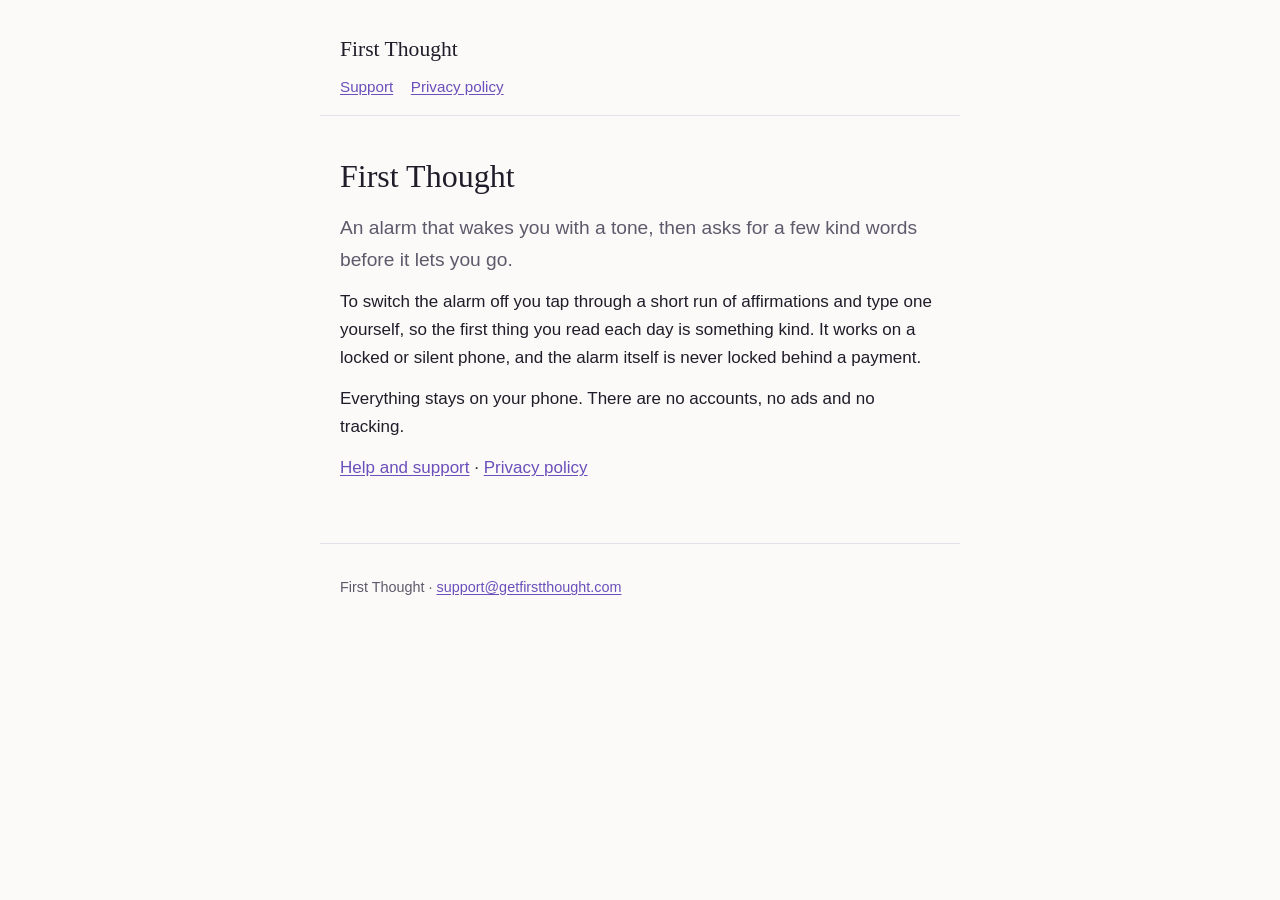
<file: index.html>
<!doctype html>
<html lang="en">
<head>
<meta charset="utf-8">
<meta name="viewport" content="width=device-width, initial-scale=1">
<title>First Thought - an alarm that wakes you with affirmations</title>
<meta name="description" content="An alarm that wakes you with a tone, then asks for a few kind words before it lets you go.">
<link rel="stylesheet" href="/style.css">
</head>
<body>
<header>
<a class="brand" href="/">First Thought</a>
<nav><a href="/support/">Support</a><a href="/privacy/">Privacy policy</a></nav>
</header>
<main>
<h1>First Thought</h1>
<p class="lede">An alarm that wakes you with a tone, then asks for a few kind words before it lets you go.</p>
<p>To switch the alarm off you tap through a short run of affirmations and type one yourself, so the first thing you read each day is something kind. It works on a locked or silent phone, and the alarm itself is never locked behind a payment.</p>
<p>Everything stays on your phone. There are no accounts, no ads and no tracking.</p>
<p><a href="/support/">Help and support</a> &middot; <a href="/privacy/">Privacy policy</a></p>

</main>
<footer>
<p>First Thought &middot; <a href="mailto:support@getfirstthought.com">support@getfirstthought.com</a></p>
</footer>
</body>
</html>
</file>
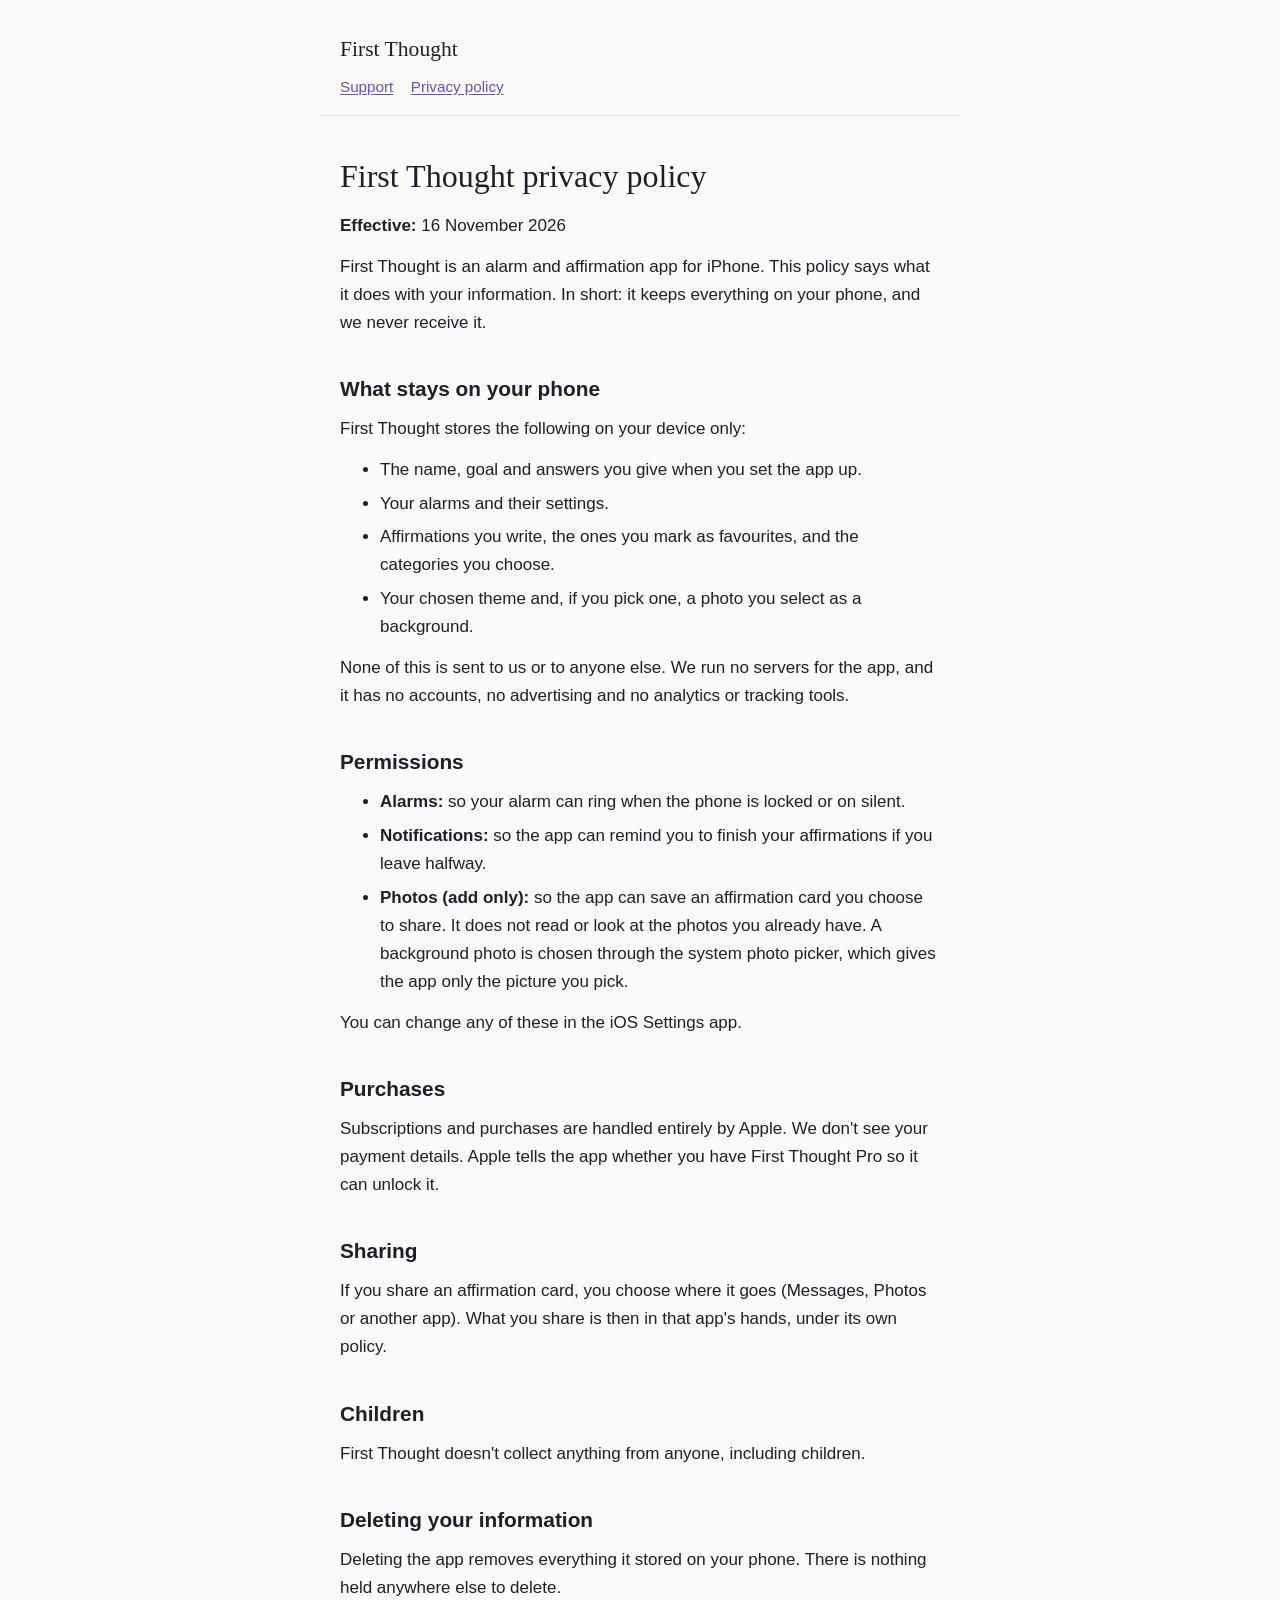
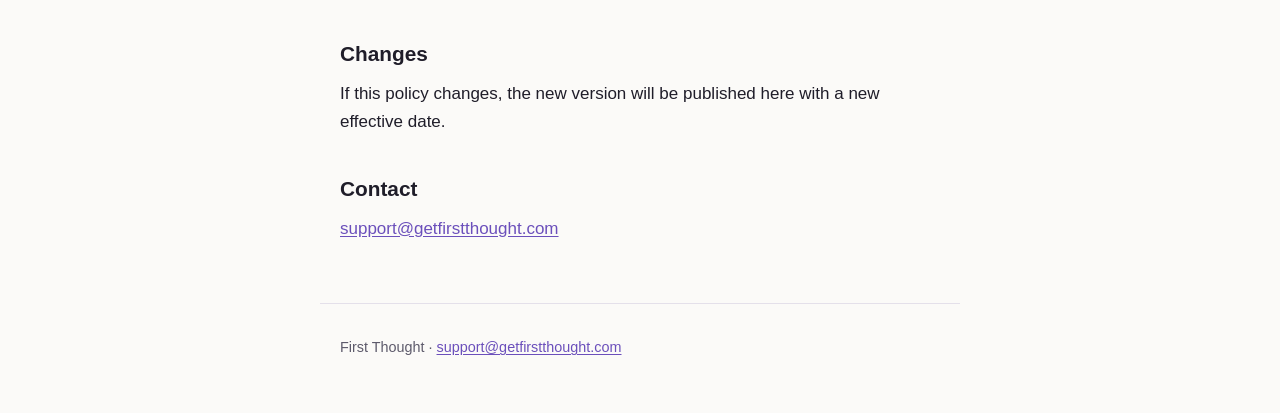
<file: privacy/index.html>
<!doctype html>
<html lang="en">
<head>
<meta charset="utf-8">
<meta name="viewport" content="width=device-width, initial-scale=1">
<title>Privacy policy - First Thought</title>
<meta name="description" content="What First Thought does with your information: it stays on your phone.">
<link rel="stylesheet" href="/style.css">
</head>
<body>
<header>
<a class="brand" href="/">First Thought</a>
<nav><a href="/support/">Support</a><a href="/privacy/">Privacy policy</a></nav>
</header>
<main>
<h1>First Thought privacy policy</h1>
<p><strong>Effective:</strong> 16 November 2026</p>
<p>First Thought is an alarm and affirmation app for iPhone. This policy says what it does with your information. In
short: it keeps everything on your phone, and we never receive it.</p>
<h2>What stays on your phone</h2>
<p>First Thought stores the following on your device only:</p>
<ul>
<li>The name, goal and answers you give when you set the app up.</li>
<li>Your alarms and their settings.</li>
<li>Affirmations you write, the ones you mark as favourites, and the categories you choose.</li>
<li>Your chosen theme and, if you pick one, a photo you select as a background.</li>
</ul>
<p>None of this is sent to us or to anyone else. We run no servers for the app, and it has no accounts, no
advertising and no analytics or tracking tools.</p>
<h2>Permissions</h2>
<ul>
<li><strong>Alarms:</strong> so your alarm can ring when the phone is locked or on silent.</li>
<li><strong>Notifications:</strong> so the app can remind you to finish your affirmations if you leave halfway.</li>
<li><strong>Photos (add only):</strong> so the app can save an affirmation card you choose to share. It does not read or look at the
  photos you already have. A background photo is chosen through the system photo picker, which gives the app only
  the picture you pick.</li>
</ul>
<p>You can change any of these in the iOS Settings app.</p>
<h2>Purchases</h2>
<p>Subscriptions and purchases are handled entirely by Apple. We don't see your payment details. Apple tells the app
whether you have First Thought Pro so it can unlock it.</p>
<h2>Sharing</h2>
<p>If you share an affirmation card, you choose where it goes (Messages, Photos or another app). What you share is
then in that app's hands, under its own policy.</p>
<h2>Children</h2>
<p>First Thought doesn't collect anything from anyone, including children.</p>
<h2>Deleting your information</h2>
<p>Deleting the app removes everything it stored on your phone. There is nothing held anywhere else to delete.</p>
<h2>Changes</h2>
<p>If this policy changes, the new version will be published here with a new effective date.</p>
<h2>Contact</h2>
<p><a href="mailto:support@getfirstthought.com">support@getfirstthought.com</a></p>
</main>
<footer>
<p>First Thought &middot; <a href="mailto:support@getfirstthought.com">support@getfirstthought.com</a></p>
</footer>
</body>
</html>
</file>
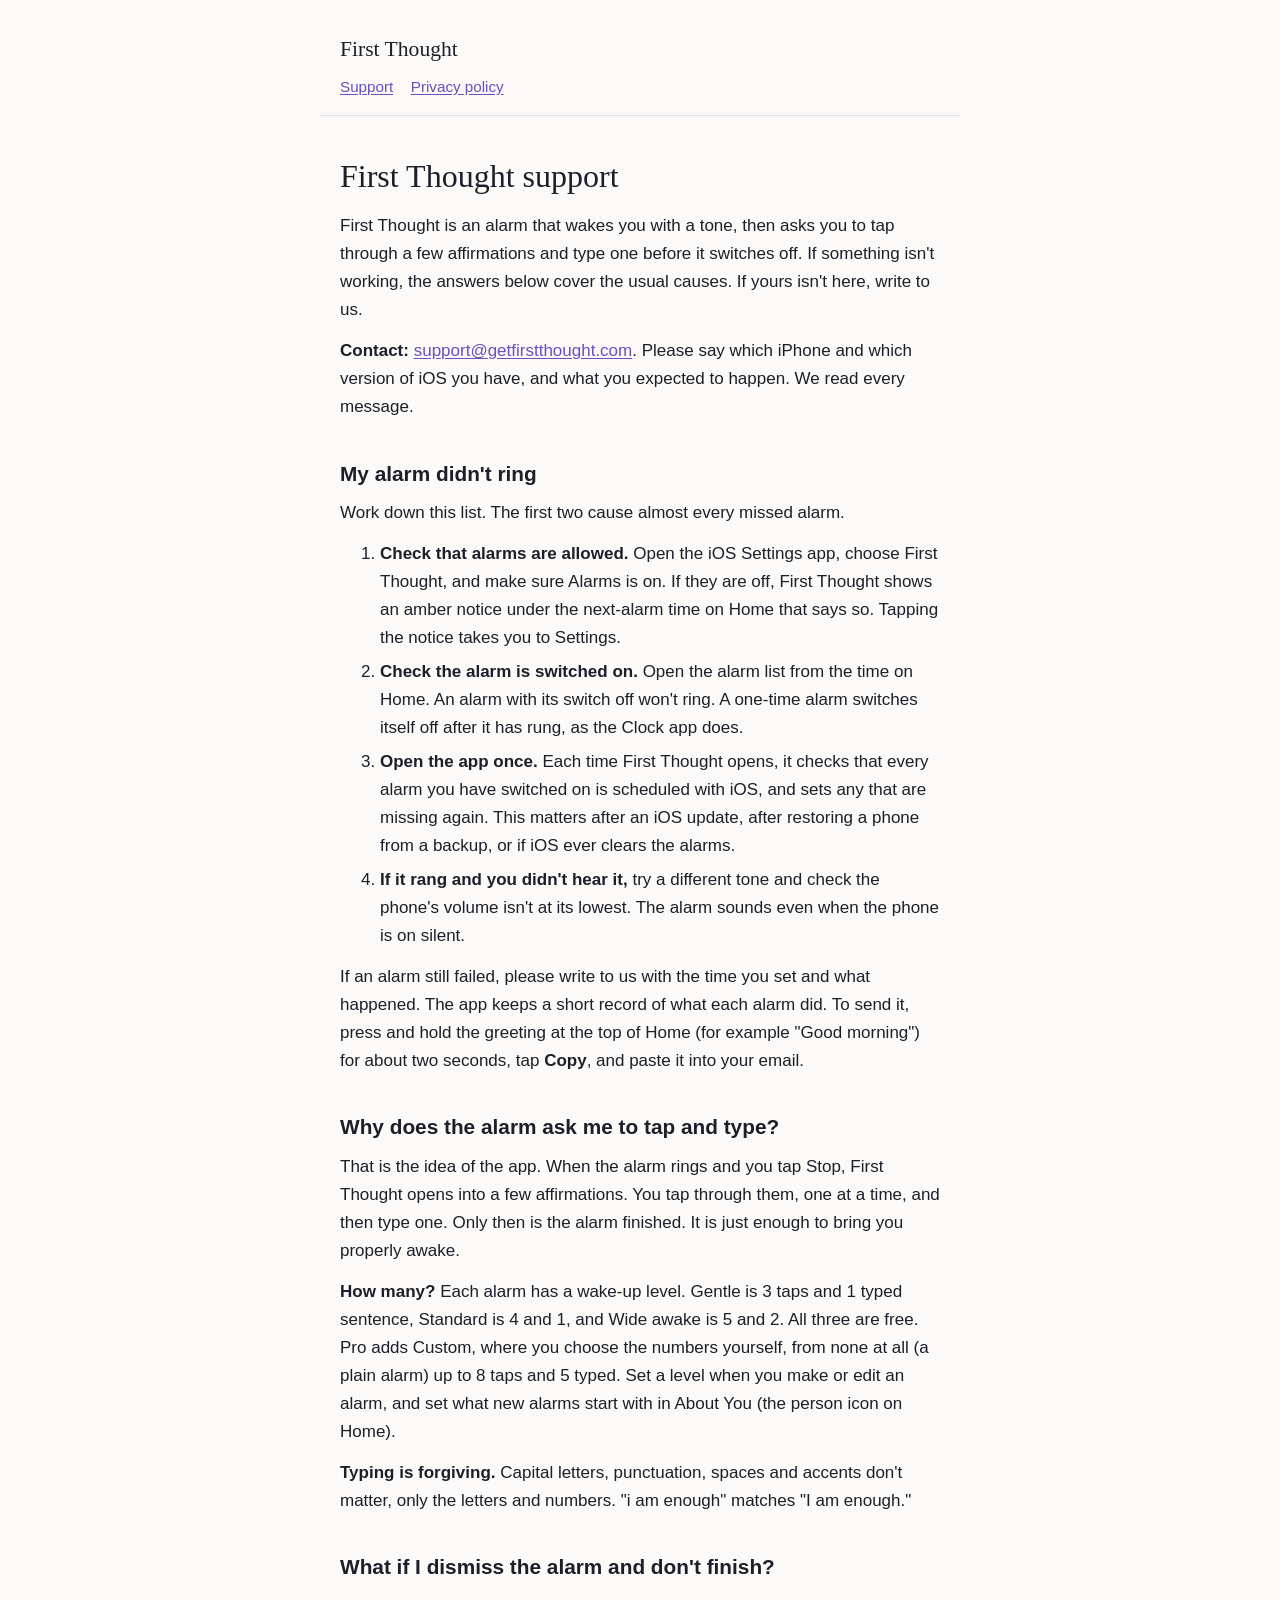
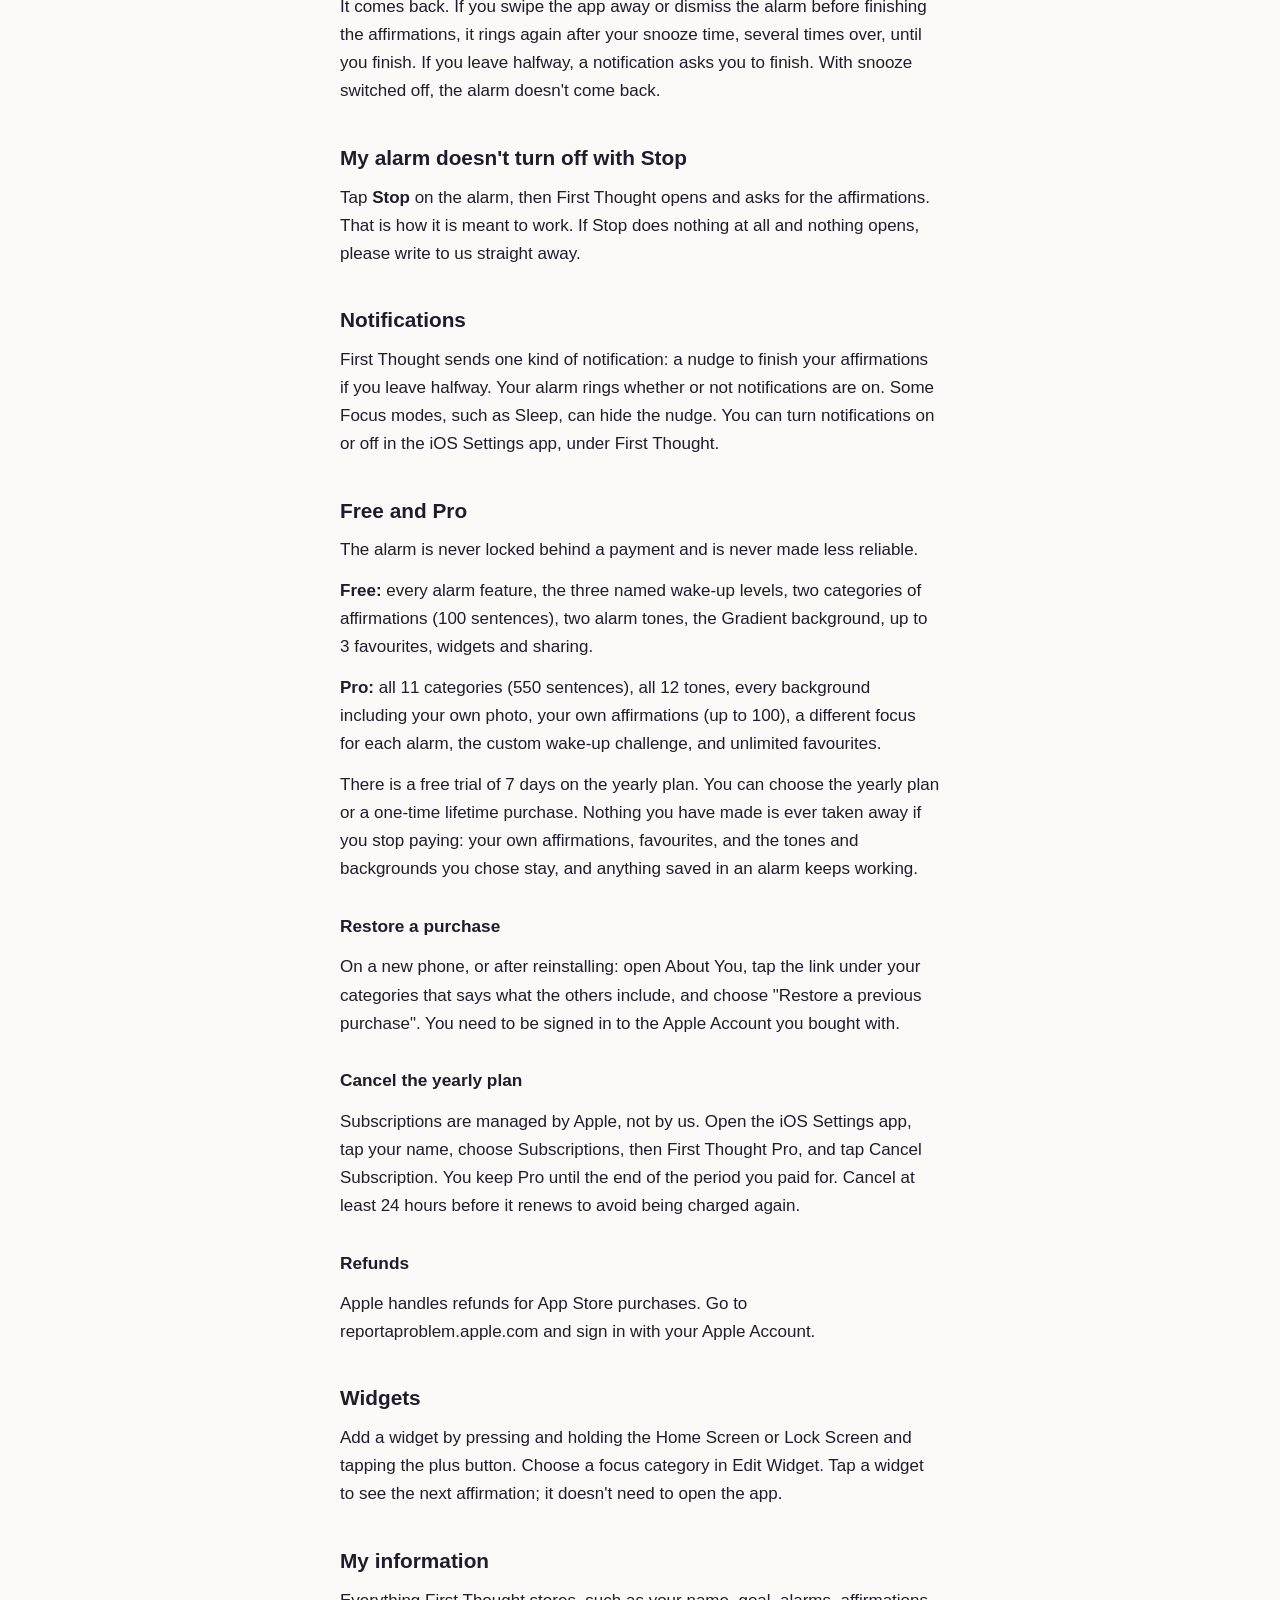
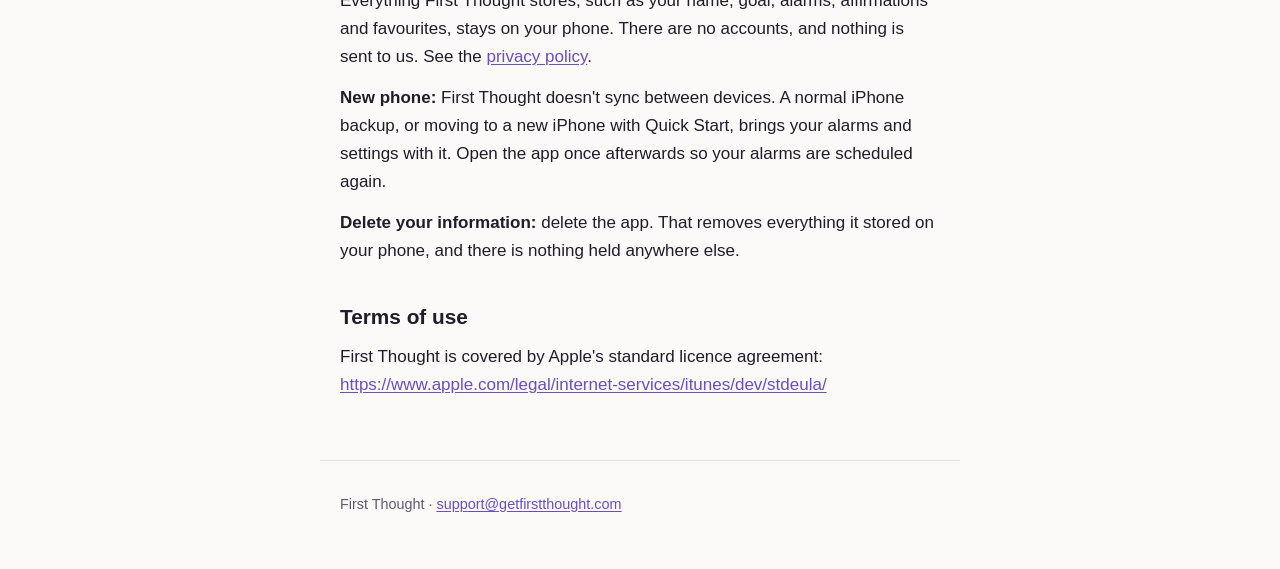
<file: support/index.html>
<!doctype html>
<html lang="en">
<head>
<meta charset="utf-8">
<meta name="viewport" content="width=device-width, initial-scale=1">
<title>Support - First Thought</title>
<meta name="description" content="Help with First Thought: alarms, the wake-up challenge, Pro purchases and your data.">
<link rel="stylesheet" href="/style.css">
</head>
<body>
<header>
<a class="brand" href="/">First Thought</a>
<nav><a href="/support/">Support</a><a href="/privacy/">Privacy policy</a></nav>
</header>
<main>
<h1>First Thought support</h1>
<p>First Thought is an alarm that wakes you with a tone, then asks you to tap through a few affirmations and type one
before it switches off. If something isn't working, the answers below cover the usual causes. If yours isn't here,
write to us.</p>
<p><strong>Contact:</strong> <a href="mailto:support@getfirstthought.com">support@getfirstthought.com</a>. Please say which iPhone and which version of iOS you have, and what you expected
to happen. We read every message.</p>
<h2>My alarm didn't ring</h2>
<p>Work down this list. The first two cause almost every missed alarm.</p>
<ol>
<li><strong>Check that alarms are allowed.</strong> Open the iOS Settings app, choose First Thought, and make sure Alarms is on.
   If they are off, First Thought shows an amber notice under the next-alarm time on Home that says so. Tapping the
   notice takes you to Settings.</li>
<li><strong>Check the alarm is switched on.</strong> Open the alarm list from the time on Home. An alarm with its switch off won't
   ring. A one-time alarm switches itself off after it has rung, as the Clock app does.</li>
<li><strong>Open the app once.</strong> Each time First Thought opens, it checks that every alarm you have switched on is
   scheduled with iOS, and sets any that are missing again. This matters after an iOS update, after restoring a
   phone from a backup, or if iOS ever clears the alarms.</li>
<li><strong>If it rang and you didn't hear it,</strong> try a different tone and check the phone's volume isn't at its lowest.
   The alarm sounds even when the phone is on silent.</li>
</ol>
<p>If an alarm still failed, please write to us with the time you set and what happened. The app keeps a short record of
what each alarm did. To send it, press and hold the greeting at the top of Home (for example "Good morning") for
about two seconds, tap <strong>Copy</strong>, and paste it into your email.</p>
<h2>Why does the alarm ask me to tap and type?</h2>
<p>That is the idea of the app. When the alarm rings and you tap Stop, First Thought opens into a few affirmations.
You tap through them, one at a time, and then type one. Only then is the alarm finished. It is just enough to bring
you properly awake.</p>
<p><strong>How many?</strong> Each alarm has a wake-up level. Gentle is 3 taps and 1 typed sentence, Standard is 4 and 1, and Wide
awake is 5 and 2. All three are free. Pro adds Custom, where you choose the numbers yourself, from none at all
(a plain alarm) up to 8 taps and 5 typed. Set a level when you make or edit an alarm, and set what new alarms start
with in About You (the person icon on Home).</p>
<p><strong>Typing is forgiving.</strong> Capital letters, punctuation, spaces and accents don't matter, only the letters and
numbers. "i am enough" matches "I am enough."</p>
<h2>What if I dismiss the alarm and don't finish?</h2>
<p>It comes back. If you swipe the app away or dismiss the alarm before finishing the affirmations, it rings again
after your snooze time, several times over, until you finish. If you leave halfway, a notification asks you to
finish. With snooze switched off, the alarm doesn't come back.</p>
<h2>My alarm doesn't turn off with Stop</h2>
<p>Tap <strong>Stop</strong> on the alarm, then First Thought opens and asks for the affirmations. That is how it is meant to work.
If Stop does nothing at all and nothing opens, please write to us straight away.</p>
<h2>Notifications</h2>
<p>First Thought sends one kind of notification: a nudge to finish your affirmations if you leave halfway. Your alarm
rings whether or not notifications are on. Some Focus modes, such as Sleep, can hide the nudge. You can turn
notifications on or off in the iOS Settings app, under First Thought.</p>
<h2>Free and Pro</h2>
<p>The alarm is never locked behind a payment and is never made less reliable.</p>
<p><strong>Free:</strong> every alarm feature, the three named wake-up levels, two categories of affirmations (100 sentences), two
alarm tones, the Gradient background, up to 3 favourites, widgets and sharing.</p>
<p><strong>Pro:</strong> all 11 categories (550 sentences), all 12 tones, every background including your own photo, your own
affirmations (up to 100), a different focus for each alarm, the custom wake-up challenge, and unlimited favourites.</p>
<p>There is a free trial of 7 days on the yearly plan. You can choose the yearly plan or a one-time lifetime purchase.
Nothing you have made is ever taken away if you stop paying: your own affirmations, favourites, and the tones and
backgrounds you chose stay, and anything saved in an alarm keeps working.</p>
<h3>Restore a purchase</h3>
<p>On a new phone, or after reinstalling: open About You, tap the link under your categories that says what the others
include, and choose "Restore a previous purchase". You need to be signed in to the Apple Account you bought with.</p>
<h3>Cancel the yearly plan</h3>
<p>Subscriptions are managed by Apple, not by us. Open the iOS Settings app, tap your name, choose Subscriptions, then
First Thought Pro, and tap Cancel Subscription. You keep Pro until the end of the period you paid for. Cancel at
least 24 hours before it renews to avoid being charged again.</p>
<h3>Refunds</h3>
<p>Apple handles refunds for App Store purchases. Go to reportaproblem.apple.com and sign in with your Apple Account.</p>
<h2>Widgets</h2>
<p>Add a widget by pressing and holding the Home Screen or Lock Screen and tapping the plus button. Choose a focus
category in Edit Widget. Tap a widget to see the next affirmation; it doesn't need to open the app.</p>
<h2>My information</h2>
<p>Everything First Thought stores, such as your name, goal, alarms, affirmations and favourites, stays on your phone.
There are no accounts, and nothing is sent to us. See the <a href="/privacy/">privacy policy</a>.</p>
<p><strong>New phone:</strong> First Thought doesn't sync between devices. A normal iPhone backup, or moving to a new iPhone with
Quick Start, brings your alarms and settings with it. Open the app once afterwards so your alarms are scheduled again.</p>
<p><strong>Delete your information:</strong> delete the app. That removes everything it stored on your phone, and there is nothing
held anywhere else.</p>
<h2>Terms of use</h2>
<p>First Thought is covered by Apple's standard licence agreement:
<a href="https://www.apple.com/legal/internet-services/itunes/dev/stdeula/">https://www.apple.com/legal/internet-services/itunes/dev/stdeula/</a></p>
</main>
<footer>
<p>First Thought &middot; <a href="mailto:support@getfirstthought.com">support@getfirstthought.com</a></p>
</footer>
</body>
</html>
</file>
<file: style.css>
:root {
  --bg: #fbfaf8;
  --text: #1f1d29;
  --muted: #5d5a6b;
  --accent: #6b4fbb;
  --rule: #e4e0ea;
  --code: #f1eef6;
}
@media (prefers-color-scheme: dark) {
  :root {
    --bg: #17151f;
    --text: #ece9f3;
    --muted: #a8a3b8;
    --accent: #b5a2ee;
    --rule: #2e2a3b;
    --code: #231f31;
  }
}
* { box-sizing: border-box; }
html { -webkit-text-size-adjust: 100%; }
body {
  margin: 0;
  background: var(--bg);
  color: var(--text);
  font: 17px/1.65 -apple-system, BlinkMacSystemFont, "SF Pro Text", "Helvetica Neue", Arial, sans-serif;
}
header, main, footer { max-width: 40rem; margin: 0 auto; padding: 0 1.25rem; }
header { padding-top: 2rem; padding-bottom: 1rem; border-bottom: 1px solid var(--rule); }
header a.brand { font-family: Georgia, "Times New Roman", serif; font-size: 1.35rem; color: var(--text); text-decoration: none; }
nav { margin-top: .4rem; font-size: .95rem; }
nav a { margin-right: 1.1rem; }
main { padding-top: 1.5rem; padding-bottom: 3rem; }
h1 { font-family: Georgia, "Times New Roman", serif; font-size: 2rem; line-height: 1.25; margin: 1rem 0 1rem; font-weight: 400; }
h2 { font-size: 1.3rem; line-height: 1.3; margin: 2.4rem 0 .6rem; }
h3 { font-size: 1.08rem; margin: 1.8rem 0 .4rem; }
p, ul, ol { margin: .8rem 0; }
li { margin: .35rem 0; }
a { color: var(--accent); text-underline-offset: 2px; }
code { background: var(--code); padding: .1em .35em; border-radius: 4px; font-size: .92em; }
pre { background: var(--code); padding: .9rem 1rem; border-radius: 8px; overflow-x: auto; }
pre code { background: none; padding: 0; }
footer { border-top: 1px solid var(--rule); padding-top: 1.2rem; padding-bottom: 2.5rem; color: var(--muted); font-size: .9rem; }
.lede { font-size: 1.2rem; color: var(--muted); }
</file>
